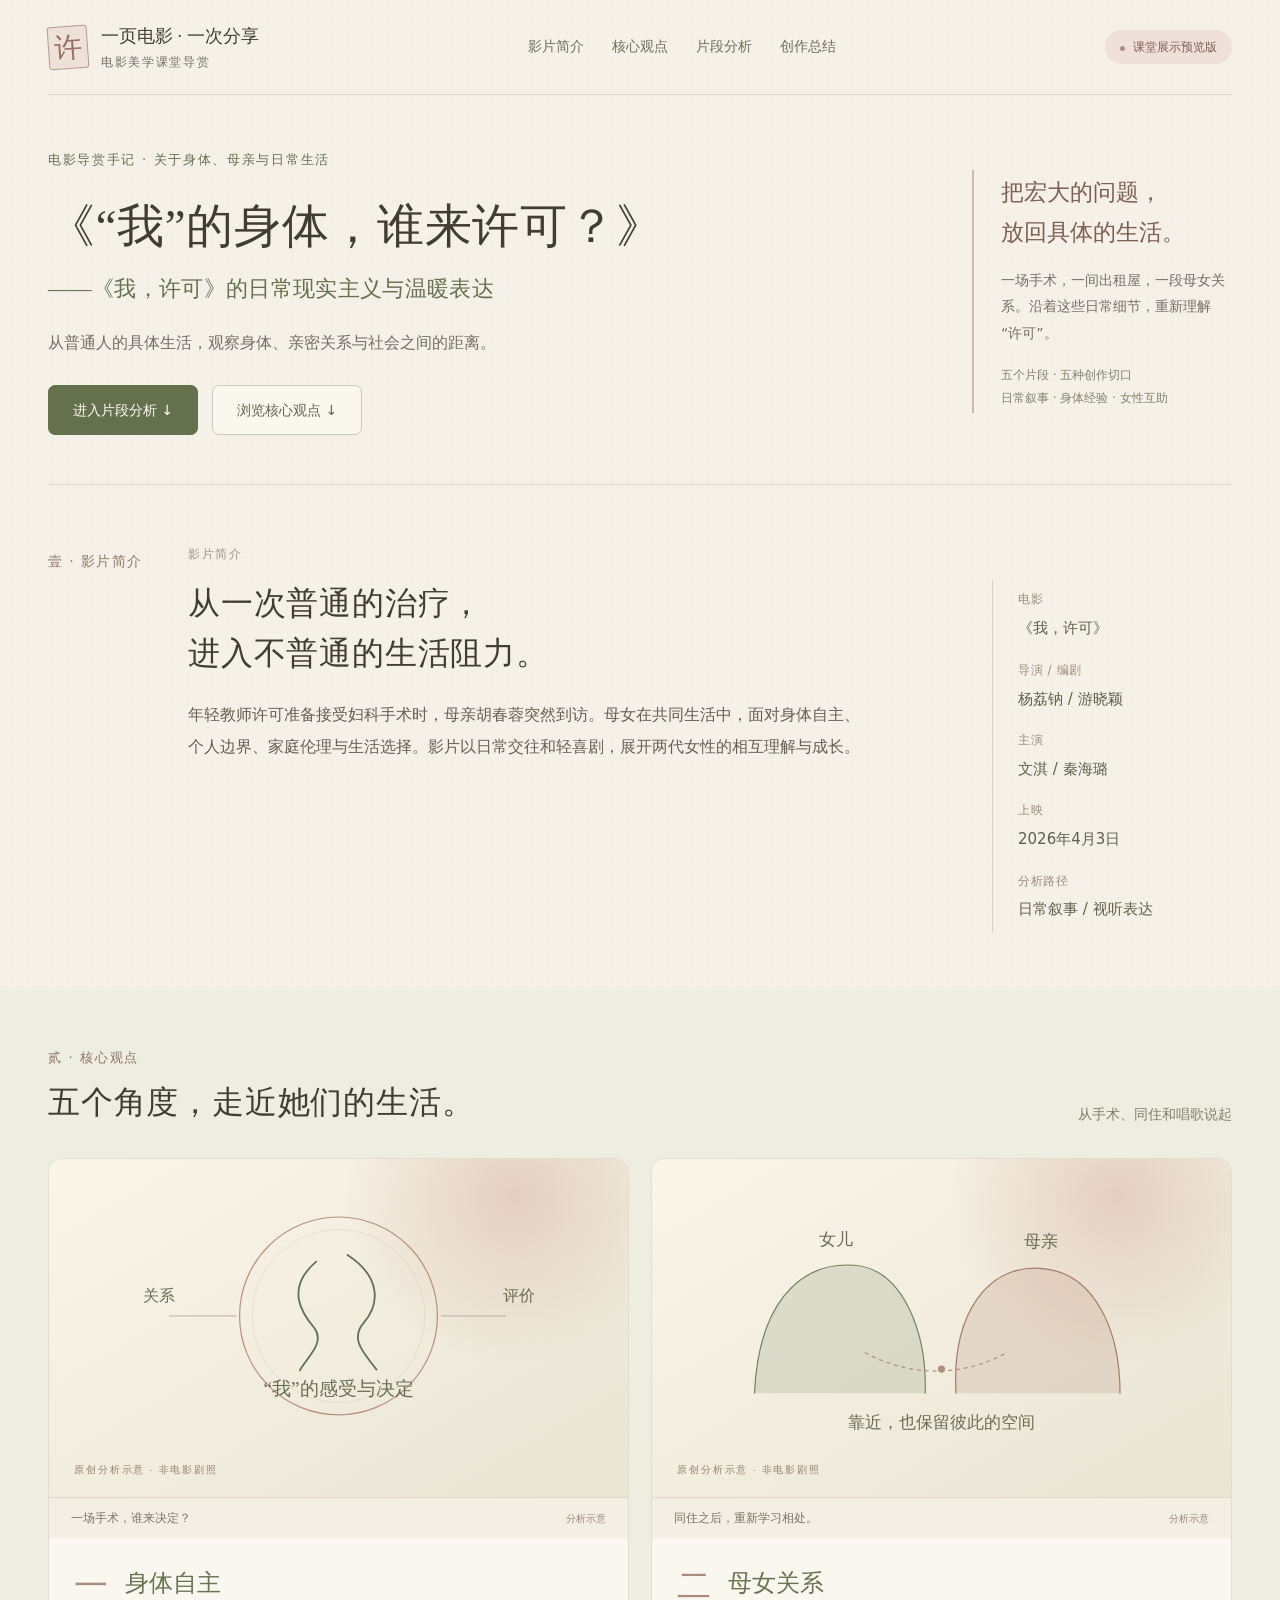
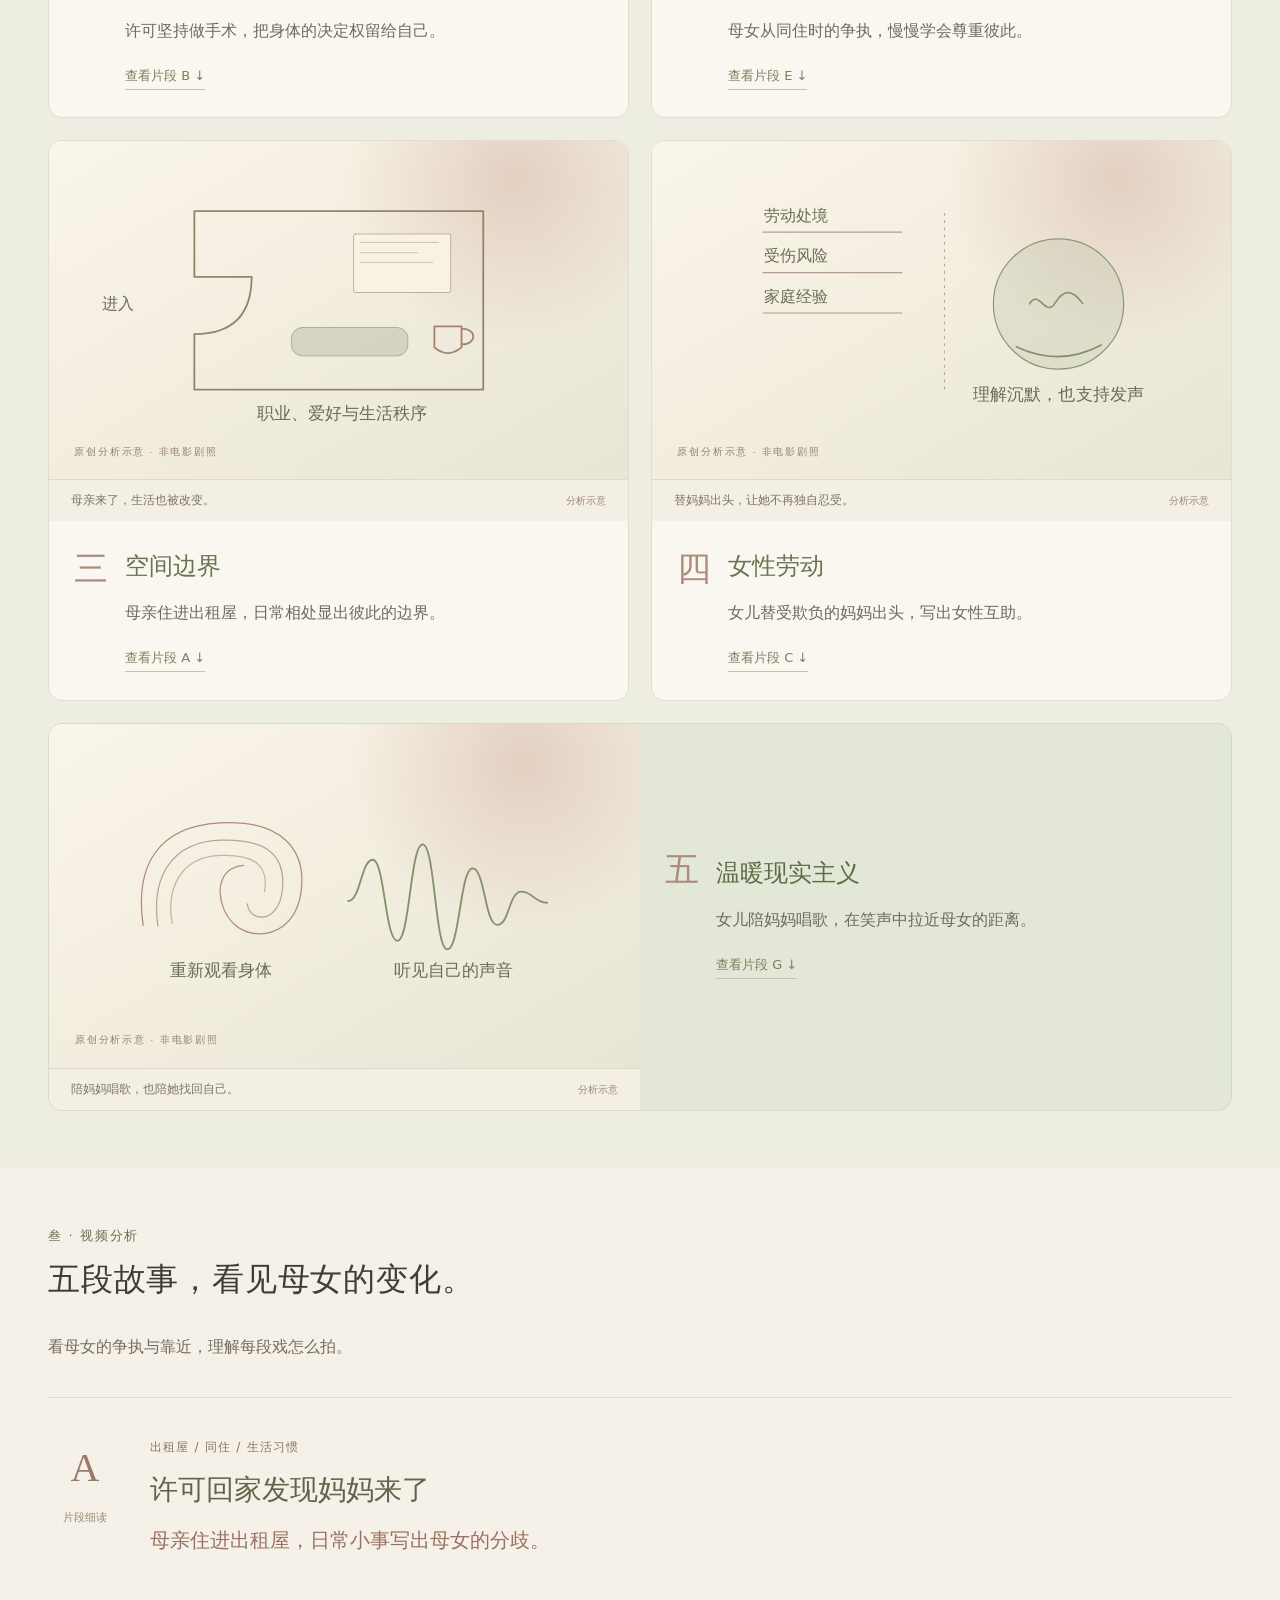
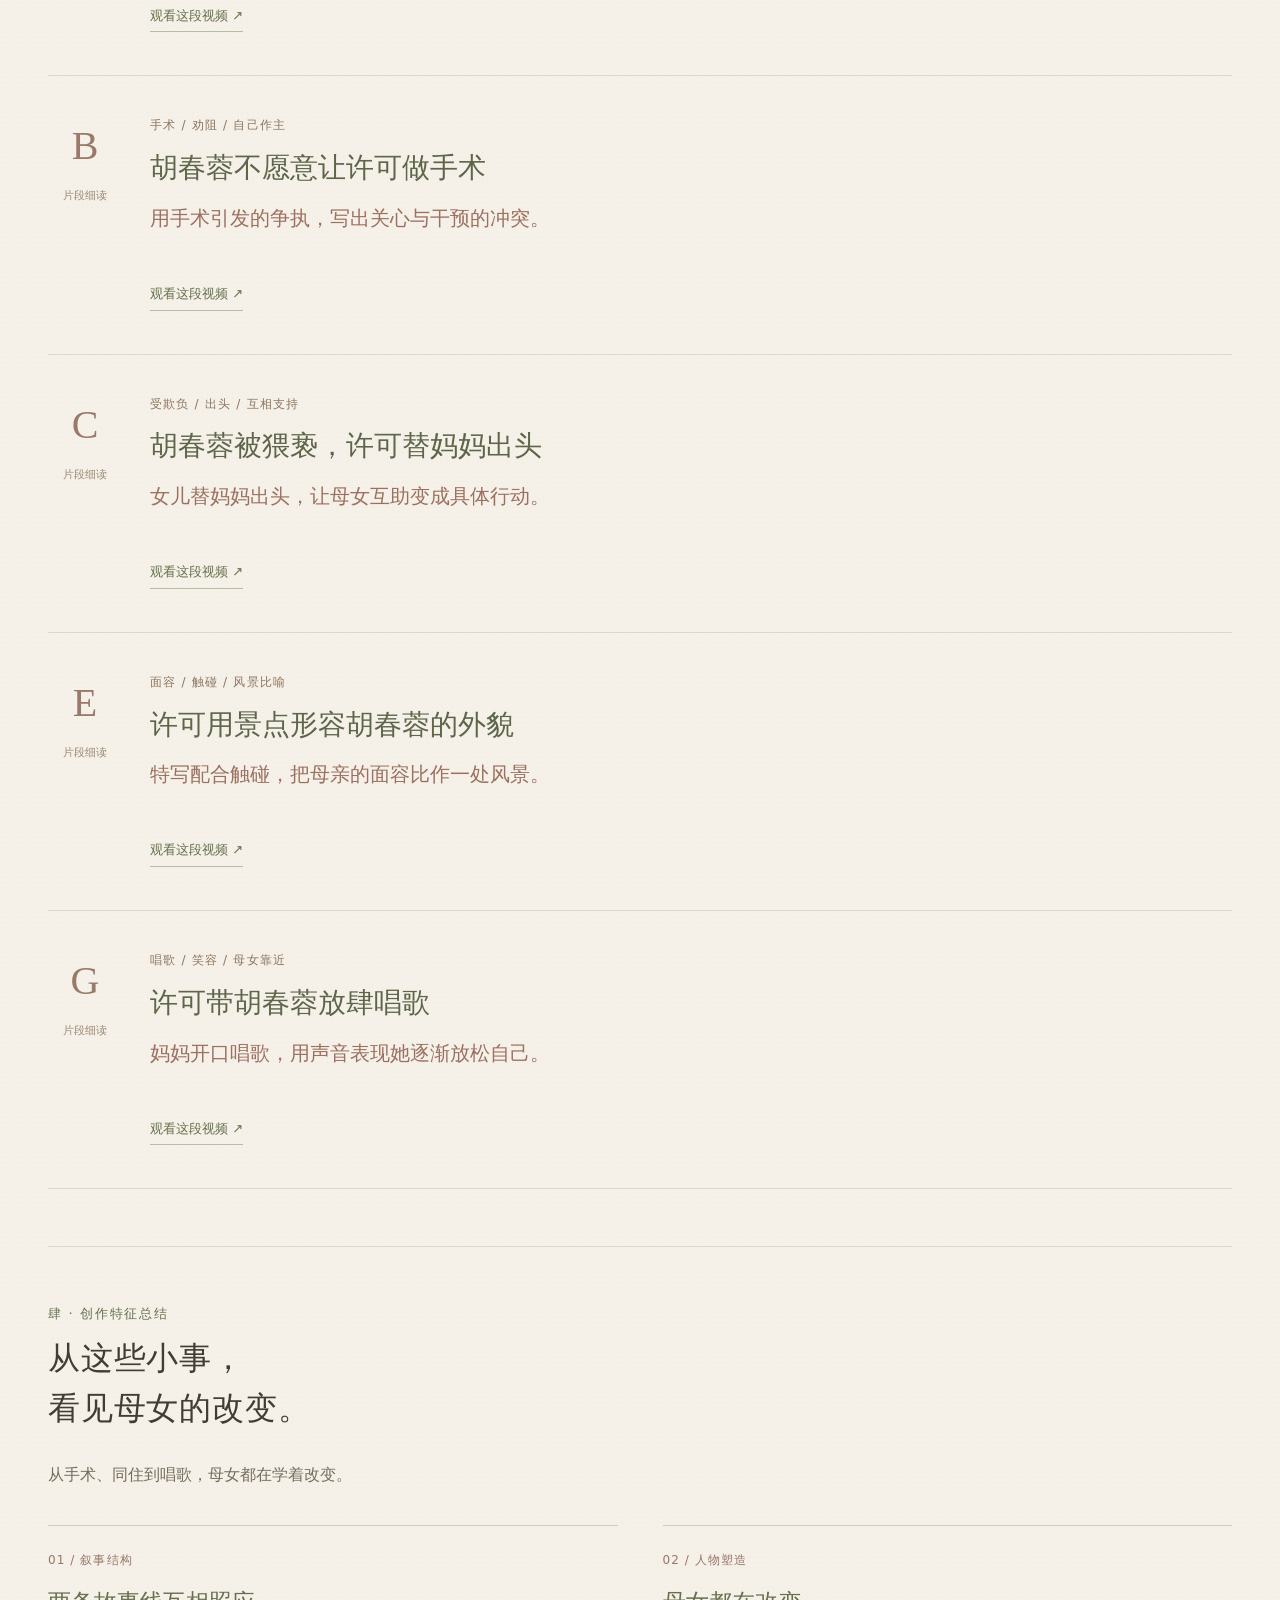
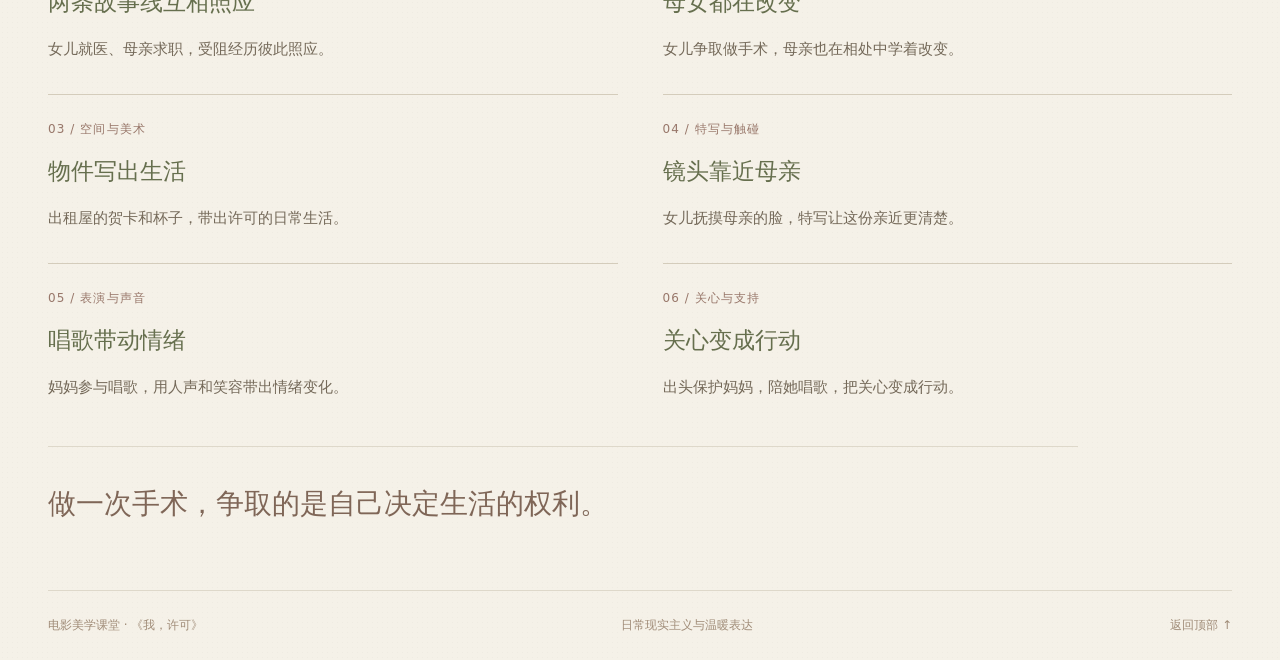
<file: index.html>
<!doctype html>
<html lang="zh-CN">
<head>
  <meta charset="utf-8">
  <meta name="viewport" content="width=device-width,initial-scale=1">
  <meta name="description" content="《我，许可》电影美学课堂导赏：五个片段的创作特征分析、身体自主与母女关系、原创分析配图及多角度创作总结。">
  <title>《“我”的身体，谁来许可？》——《我，许可》的日常现实主义与温暖表达｜课堂展示预览版</title>
  <link rel="stylesheet" href="styles.css">
  <script src="app.js" defer></script>
</head>
<body>
  <a class="skip" href="#sources">跳到片段分析</a>
  <header class="masthead wrap">
    <a class="wordmark" href="#top"><span class="mark" aria-hidden="true">许</span><span>一页电影 · 一次分享<small>电影美学课堂导赏</small></span></a>
    <nav aria-label="主导航"><a href="#about">影片简介</a><a href="#ideas">核心观点</a><a href="#sources">片段分析</a><a href="#conclusion">创作总结</a></nav>
    <span class="edition"><i aria-hidden="true"></i>课堂展示预览版</span>
  </header>

  <main id="top">
    <section class="hero wrap" aria-labelledby="page-title">
      <div class="hero-copy">
        <p class="eyebrow">电影导赏手记 · 关于身体、母亲与日常生活</p>
        <h1 id="page-title"><span>《“我”的身体，谁来许可？》</span><small>——《我，许可》的日常现实主义与温暖表达</small></h1>
        <p class="standfirst">从普通人的具体生活，观察身体、亲密关系与社会之间的距离。</p>
        <div class="hero-actions"><a class="button primary" href="#sources">进入片段分析 ↓</a><a class="button secondary" href="#ideas">浏览核心观点 ↓</a></div>
      </div>
      <aside class="hero-note" aria-label="导赏主题">
        <p class="note-title">把宏大的问题，<br>放回具体的生活。</p>
        <p>一场手术，一间出租屋，一段母女关系。沿着这些日常细节，重新理解“许可”。</p>
        <p class="screening-note">五个片段 · 五种创作切口<br>日常叙事 · 身体经验 · 女性互助</p>
      </aside>
    </section>

    <section class="about wrap" id="about" aria-labelledby="about-title">
      <div class="section-index">壹 · 影片简介</div>
      <div class="about-copy"><p class="eyebrow">影片简介</p><h2 id="about-title">从一次普通的治疗，<br>进入不普通的生活阻力。</h2><p>年轻教师许可准备接受妇科手术时，母亲胡春蓉突然到访。母女在共同生活中，面对身体自主、个人边界、家庭伦理与生活选择。影片以日常交往和轻喜剧，展开两代女性的相互理解与成长。</p></div>
      <dl class="film-facts"><div><dt>电影</dt><dd>《我，许可》</dd></div><div><dt>导演 / 编剧</dt><dd>杨荔钠 / 游晓颖</dd></div><div><dt>主演</dt><dd>文淇 / 秦海璐</dd></div><div><dt>上映</dt><dd>2026年4月3日</dd></div><div><dt>分析路径</dt><dd>日常叙事 / 视听表达</dd></div></dl>
    </section>

    <section class="ideas-section" id="ideas" aria-labelledby="ideas-title"><div class="wrap">
      <div class="section-head"><div><p class="eyebrow">贰 · 核心观点</p><h2 id="ideas-title">五个角度，走近她们的生活。</h2></div><p class="quiet">从手术、同住和唱歌说起</p></div>
      <div class="idea-grid"><article class="illustrated-idea">
        <figure class="idea-visual"><button class="figure-open" type="button" data-enlarge="media/analysis/body.svg" data-caption="身体自主 · 原创分析示意图" aria-label="放大身体自主分析图"><img src="media/analysis/body.svg" alt="一场手术，谁来决定？ 原创分析示意，非电影剧照。" width="960" height="560" loading="lazy"></button><figcaption>一场手术，谁来决定？<span>分析示意</span></figcaption></figure>
        <div class="idea-copy"><span class="idea-number">一</span><h3>身体自主</h3><p>许可坚持做手术，把身体的决定权留给自己。</p><a class="idea-related" href="#clip-B">查看片段 B ↓</a></div>
      </article>
<article class="illustrated-idea">
        <figure class="idea-visual"><button class="figure-open" type="button" data-enlarge="media/analysis/relationship.svg" data-caption="母女关系 · 原创分析示意图" aria-label="放大母女关系分析图"><img src="media/analysis/relationship.svg" alt="同住之后，重新学习相处。 原创分析示意，非电影剧照。" width="960" height="560" loading="lazy"></button><figcaption>同住之后，重新学习相处。<span>分析示意</span></figcaption></figure>
        <div class="idea-copy"><span class="idea-number">二</span><h3>母女关系</h3><p>母女从同住时的争执，慢慢学会尊重彼此。</p><a class="idea-related" href="#clip-E">查看片段 E ↓</a></div>
      </article>
<article class="illustrated-idea">
        <figure class="idea-visual"><button class="figure-open" type="button" data-enlarge="media/analysis/space.svg" data-caption="空间边界 · 原创分析示意图" aria-label="放大空间边界分析图"><img src="media/analysis/space.svg" alt="母亲来了，生活也被改变。 原创分析示意，非电影剧照。" width="960" height="560" loading="lazy"></button><figcaption>母亲来了，生活也被改变。<span>分析示意</span></figcaption></figure>
        <div class="idea-copy"><span class="idea-number">三</span><h3>空间边界</h3><p>母亲住进出租屋，日常相处显出彼此的边界。</p><a class="idea-related" href="#clip-A">查看片段 A ↓</a></div>
      </article>
<article class="illustrated-idea">
        <figure class="idea-visual"><button class="figure-open" type="button" data-enlarge="media/analysis/labour.svg" data-caption="女性劳动 · 原创分析示意图" aria-label="放大女性劳动分析图"><img src="media/analysis/labour.svg" alt="替妈妈出头，让她不再独自忍受。 原创分析示意，非电影剧照。" width="960" height="560" loading="lazy"></button><figcaption>替妈妈出头，让她不再独自忍受。<span>分析示意</span></figcaption></figure>
        <div class="idea-copy"><span class="idea-number">四</span><h3>女性劳动</h3><p>女儿替受欺负的妈妈出头，写出女性互助。</p><a class="idea-related" href="#clip-C">查看片段 C ↓</a></div>
      </article>
<article class="illustrated-idea">
        <figure class="idea-visual"><button class="figure-open" type="button" data-enlarge="media/analysis/warmth.svg" data-caption="温暖现实主义 · 原创分析示意图" aria-label="放大温暖现实主义分析图"><img src="media/analysis/warmth.svg" alt="陪妈妈唱歌，也陪她找回自己。 原创分析示意，非电影剧照。" width="960" height="560" loading="lazy"></button><figcaption>陪妈妈唱歌，也陪她找回自己。<span>分析示意</span></figcaption></figure>
        <div class="idea-copy"><span class="idea-number">五</span><h3>温暖现实主义</h3><p>女儿陪妈妈唱歌，在笑声中拉近母女的距离。</p><a class="idea-related" href="#clip-G">查看片段 G ↓</a></div>
      </article></div>
    </div></section>

    <section class="sources wrap" id="sources" aria-labelledby="sources-title">
      <div class="section-head"><div><p class="eyebrow">叁 · 视频分析</p><h2 id="sources-title">五段故事，看见母女的变化。</h2></div></div>
      <p class="analysis-intro">看母女的争执与靠近，理解每段戏怎么拍。</p>
      <div class="fragment-list"><article class="fragment-card" id="clip-A" aria-labelledby="clip-A-title">
        <div class="fragment-margin"><span class="fragment-letter">A</span><span>片段细读</span></div>
        <div class="fragment-main"><p class="fragment-feature">出租屋 / 同住 / 生活习惯</p><h3 id="clip-A-title">许可回家发现妈妈来了</h3><p class="fragment-lead">母亲住进出租屋，日常小事写出母女的分歧。</p>
          <a class="text-link fragment-watch" href="https://www.mgtv.com/b/852520/24375886.html" target="_blank" rel="noopener noreferrer">观看这段视频 ↗</a>
        </div></article><article class="fragment-card" id="clip-B" aria-labelledby="clip-B-title">
        <div class="fragment-margin"><span class="fragment-letter">B</span><span>片段细读</span></div>
        <div class="fragment-main"><p class="fragment-feature">手术 / 劝阻 / 自己作主</p><h3 id="clip-B-title">胡春蓉不愿意让许可做手术</h3><p class="fragment-lead">用手术引发的争执，写出关心与干预的冲突。</p>
          <a class="text-link fragment-watch" href="https://www.mgtv.com/b/852520/24375908.html" target="_blank" rel="noopener noreferrer">观看这段视频 ↗</a>
        </div></article><article class="fragment-card" id="clip-C" aria-labelledby="clip-C-title">
        <div class="fragment-margin"><span class="fragment-letter">C</span><span>片段细读</span></div>
        <div class="fragment-main"><p class="fragment-feature">受欺负 / 出头 / 互相支持</p><h3 id="clip-C-title">胡春蓉被猥亵，许可替妈妈出头</h3><p class="fragment-lead">女儿替妈妈出头，让母女互助变成具体行动。</p>
          <a class="text-link fragment-watch" href="https://www.mgtv.com/b/852520/24375966.html" target="_blank" rel="noopener noreferrer">观看这段视频 ↗</a>
        </div></article><article class="fragment-card" id="clip-E" aria-labelledby="clip-E-title">
        <div class="fragment-margin"><span class="fragment-letter">E</span><span>片段细读</span></div>
        <div class="fragment-main"><p class="fragment-feature">面容 / 触碰 / 风景比喻</p><h3 id="clip-E-title">许可用景点形容胡春蓉的外貌</h3><p class="fragment-lead">特写配合触碰，把母亲的面容比作一处风景。</p>
          <a class="text-link fragment-watch" href="https://www.mgtv.com/b/852520/24375976.html" target="_blank" rel="noopener noreferrer">观看这段视频 ↗</a>
        </div></article><article class="fragment-card" id="clip-G" aria-labelledby="clip-G-title">
        <div class="fragment-margin"><span class="fragment-letter">G</span><span>片段细读</span></div>
        <div class="fragment-main"><p class="fragment-feature">唱歌 / 笑容 / 母女靠近</p><h3 id="clip-G-title">许可带胡春蓉放肆唱歌</h3><p class="fragment-lead">妈妈开口唱歌，用声音表现她逐渐放松自己。</p>
          <a class="text-link fragment-watch" href="https://www.mgtv.com/b/852520/24375975.html" target="_blank" rel="noopener noreferrer">观看这段视频 ↗</a>
        </div></article></div>
    </section>

    <section class="creative-summary wrap" id="conclusion" aria-labelledby="conclusion-title">
      <div class="section-head"><div><p class="eyebrow">肆 · 创作特征总结</p><h2 id="conclusion-title">从这些小事，<br>看见母女的改变。</h2></div></div>
      <p class="summary-intro">从手术、同住到唱歌，母女都在学着改变。</p>
      <div class="summary-grid"><article><p class="summary-lens">01 / 叙事结构</p><h3>两条故事线互相照应</h3><p>女儿就医、母亲求职，受阻经历彼此照应。</p></article><article><p class="summary-lens">02 / 人物塑造</p><h3>母女都在改变</h3><p>女儿争取做手术，母亲也在相处中学着改变。</p></article><article><p class="summary-lens">03 / 空间与美术</p><h3>物件写出生活</h3><p>出租屋的贺卡和杯子，带出许可的日常生活。</p></article><article><p class="summary-lens">04 / 特写与触碰</p><h3>镜头靠近母亲</h3><p>女儿抚摸母亲的脸，特写让这份亲近更清楚。</p></article><article><p class="summary-lens">05 / 表演与声音</p><h3>唱歌带动情绪</h3><p>妈妈参与唱歌，用人声和笑容带出情绪变化。</p></article><article><p class="summary-lens">06 / 关心与支持</p><h3>关心变成行动</h3><p>出头保护妈妈，陪她唱歌，把关心变成行动。</p></article></div>
      <p class="closing-line">做一次手术，争取的是自己决定生活的权利。</p>
    </section>
  </main>
  <dialog class="analysis-dialog" id="analysis-dialog" aria-label="分析图片放大"><div class="dialog-heading"><p id="analysis-caption"></p><button type="button" id="close-analysis" autofocus>关闭 ✕</button></div><img id="analysis-full" alt="放大的原创分析示意图"></dialog>
  <footer class="wrap"><span>电影美学课堂 · 《我，许可》</span><span>日常现实主义与温暖表达</span><a href="#top">返回顶部 ↑</a></footer>
  <noscript><p class="noscript">所有分析文字和片段链接均可直接阅读；分析图放大需要启用 JavaScript。</p></noscript>
</body>
</html>
</file>
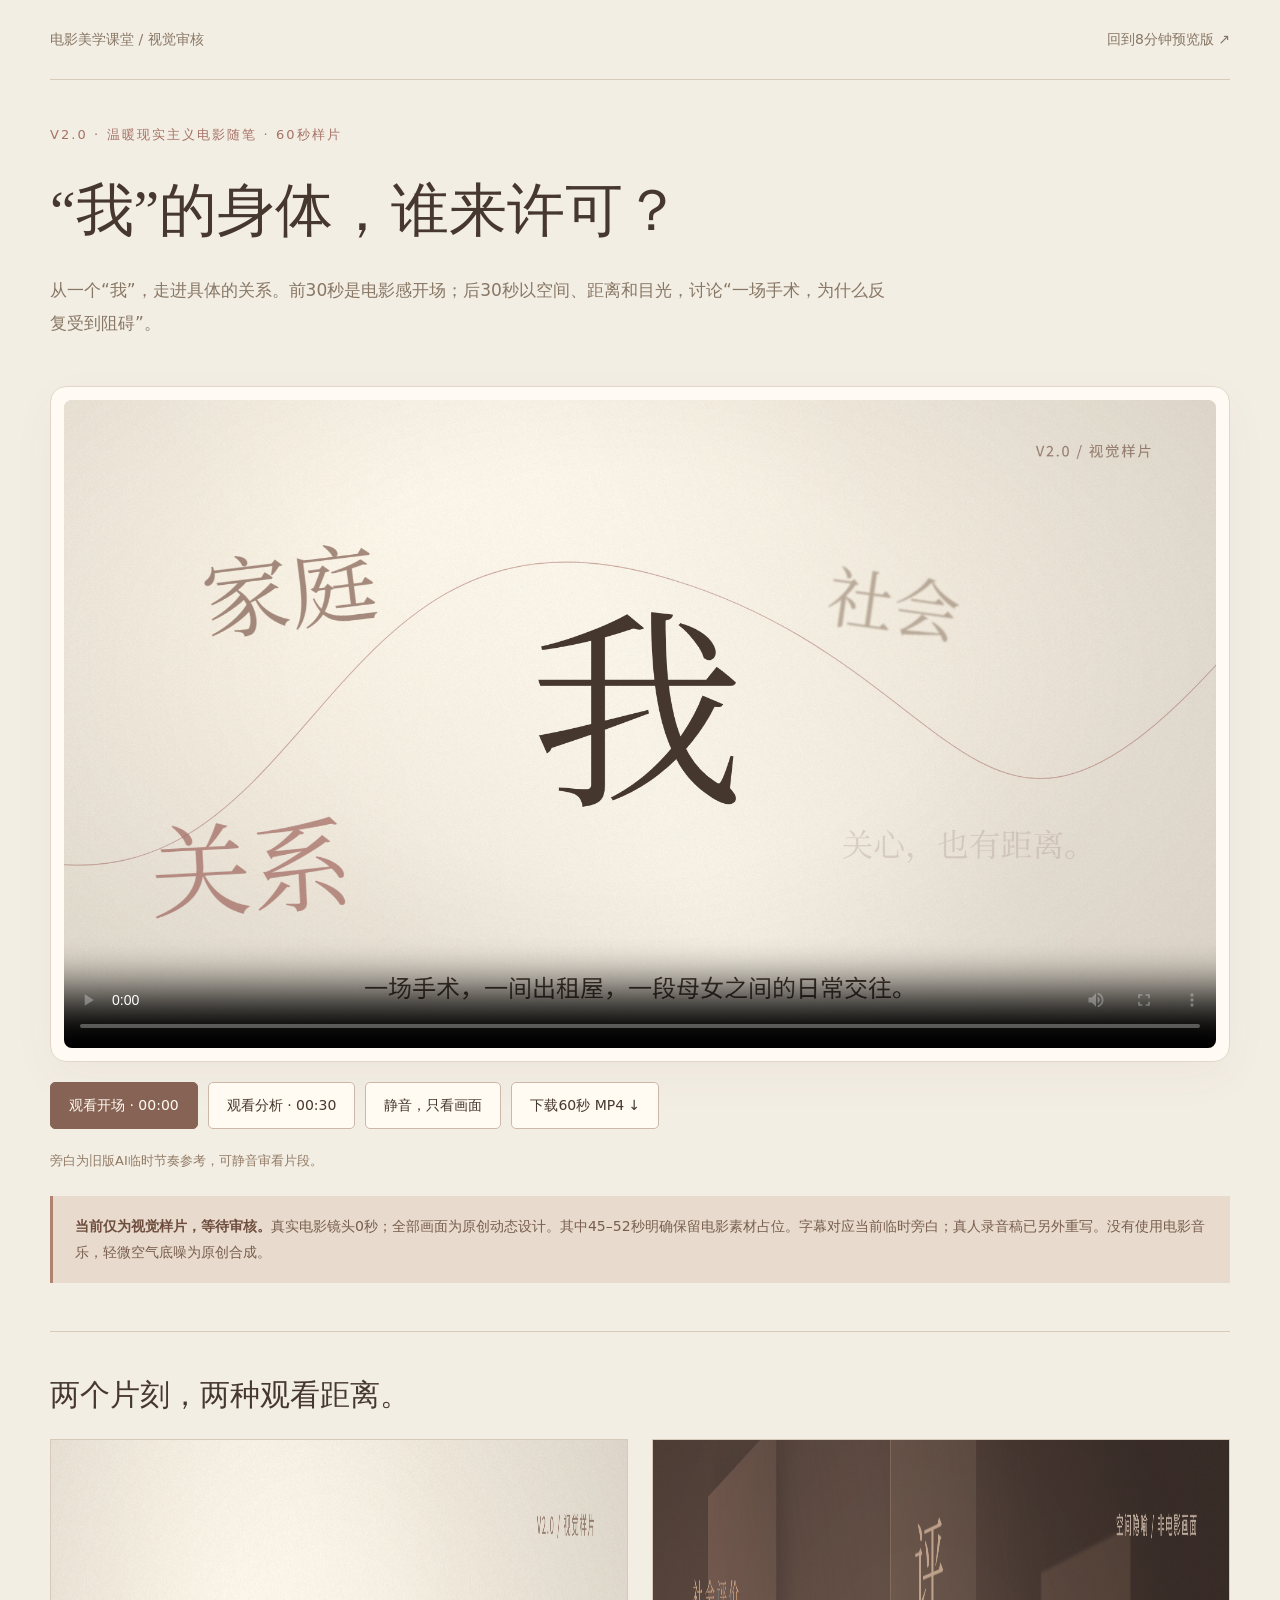
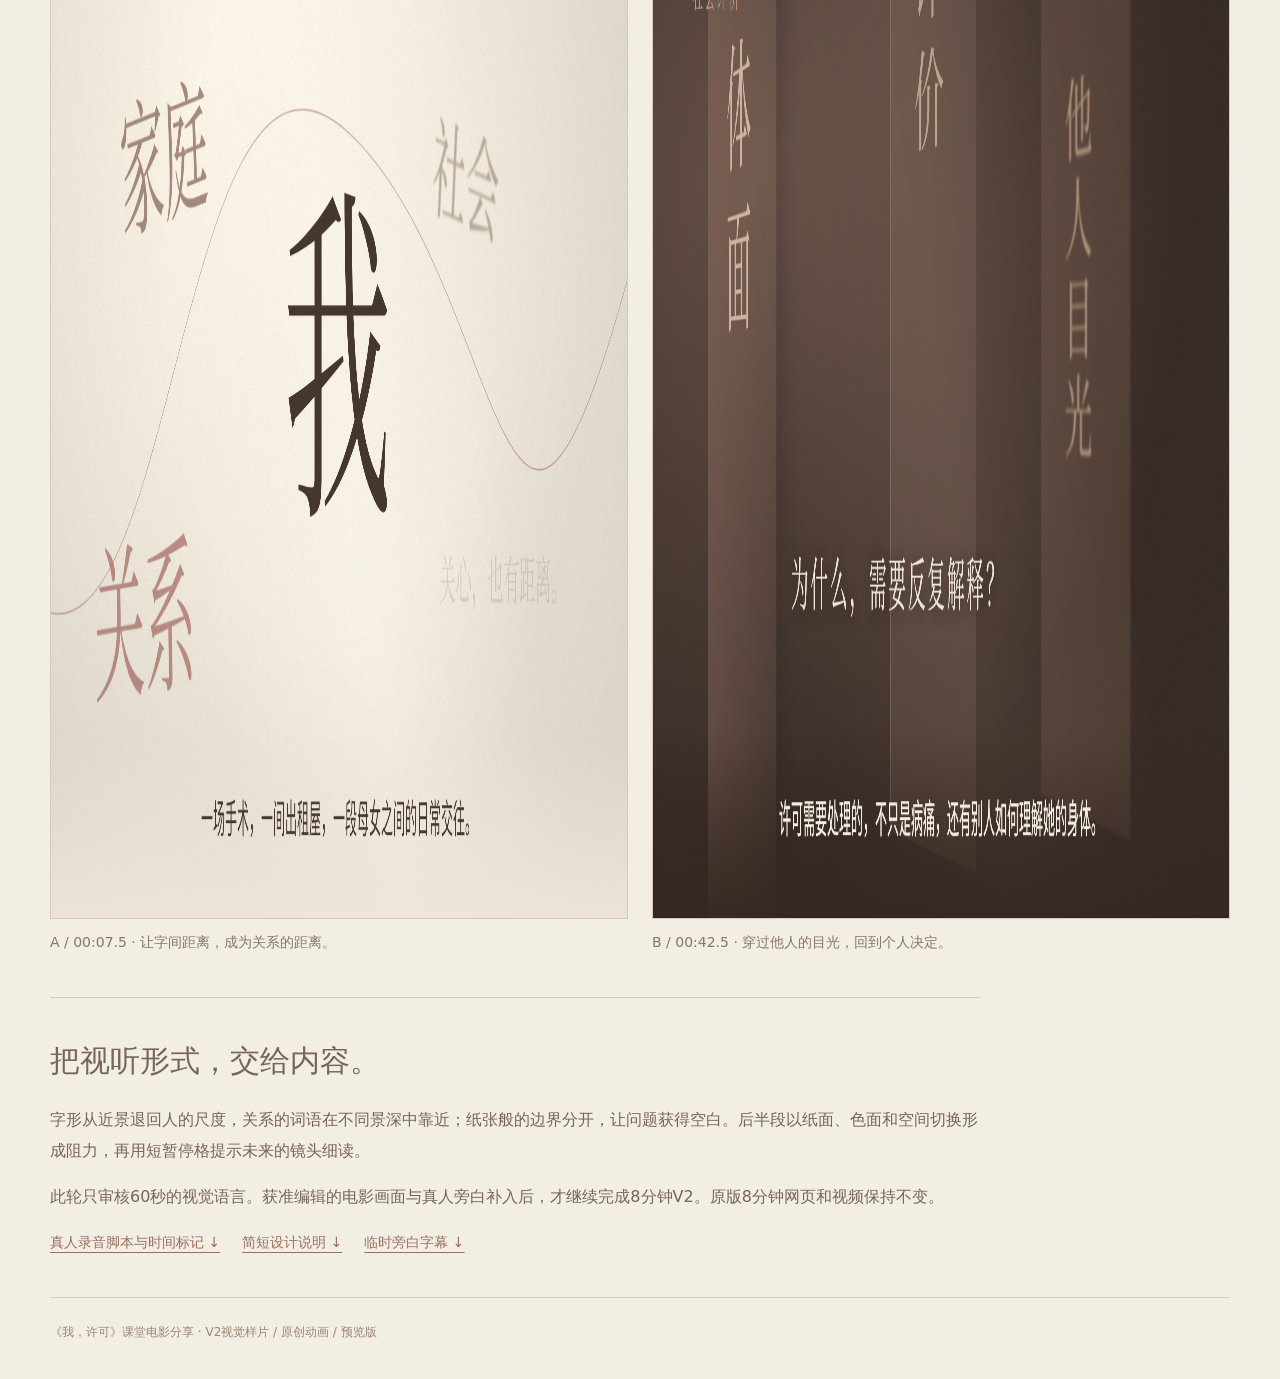
<file: v2-preview/index.html>
<!doctype html>
<html lang="zh-CN"><head><meta charset="utf-8"><meta name="viewport" content="width=device-width,initial-scale=1"><meta name="description" content="《我，许可》V2：60秒温暖现实主义电影随笔视觉样片，包含原创动态排版、空间隐喻和清楚标记的素材占位。"><title>《我，许可》V2 · 60秒视觉样片</title>
<style>
:root{color-scheme:light;--paper:#f3eee4;--ink:#46382f;--rose:#a67266;--line:#dacabb;--muted:#887765}*{box-sizing:border-box}body{margin:0;background:var(--paper);color:var(--ink);font:16px/1.9 'Microsoft YaHei',system-ui,sans-serif}main,header,footer{width:calc(100% - 48px);max-width:1180px;margin:auto}header{padding:26px 0;border-bottom:1px solid var(--line);display:flex;justify-content:space-between;gap:20px;font-size:14px;color:var(--muted)}a{color:inherit;text-underline-offset:5px}header a{text-decoration:none}h1,h2,h3{font-family:'Noto Serif SC','Songti SC',SimSun,serif;font-weight:500}h1{font-size:clamp(30px,4.5vw,58px);line-height:1.6;margin:18px 0 13px}h2{font-size:30px;margin:0 0 16px}.intro{padding:43px 0 30px}.eyebrow{font-size:13px;letter-spacing:.16em;color:var(--rose);margin:0}.lede{max-width:850px;color:var(--muted);font-size:17px}.screen{padding:13px;background:#fffbf4;border:1px solid #e1d6c9;border-radius:16px;box-shadow:0 15px 45px #60462b0b}video{display:block;width:100%;aspect-ratio:16/9;background:#e8ded0;border-radius:8px}.actions{display:flex;gap:10px;flex-wrap:wrap;margin:20px 0}button,.button{font:inherit;font-size:14px;padding:9px 18px;border:1px solid #cdb8a7;border-radius:5px;background:#fffaf2;color:var(--ink);cursor:pointer;min-height:44px;text-decoration:none}.primary{background:#866354;color:#fffaf2;border-color:#866354}button:hover,.button:hover{filter:brightness(.97)}button:focus-visible,a:focus-visible{outline:3px solid #bd8a78;outline-offset:4px}.note{padding:17px 22px;background:#e8dbce;border-left:3px solid #b08371;font-size:14px;color:#785e4d;margin:22px 0 48px}.note strong{color:#6e4d3d}#status{font-size:13px;color:#927b66;min-height:25px}.frames{display:grid;grid-template-columns:1fr 1fr;gap:24px}figure{margin:0}figure img{display:block;width:100%;border:1px solid #d8c9ba}figcaption{font-size:14px;color:var(--muted);margin-top:10px}.section{padding:34px 0 42px;border-top:1px solid var(--line)}.design{max-width:930px;color:#776555}.links{display:flex;flex-wrap:wrap;gap:22px;font-size:14px;color:#97715e}footer{padding:23px 0 35px;border-top:1px solid var(--line);font-size:12px;color:#9a8473}@media(max-width:650px){main,header,footer{width:calc(100% - 30px)}header{font-size:12px}.intro{padding-top:28px}h1{font-size:31px}.lede{font-size:15px}.screen{padding:7px;border-radius:12px}.frames{grid-template-columns:1fr;gap:26px}.actions{gap:8px}button,.button{padding:8px 12px;font-size:13px}.note{padding:13px 16px;font-size:13px;margin-bottom:34px}h2{font-size:25px}.section{padding:27px 0}}
</style></head><body>
<header><span>电影美学课堂 / 视觉审核</span><a href="../">回到8分钟预览版 ↗</a></header>
<main>
<section class="intro"><p class="eyebrow">V2.0 · 温暖现实主义电影随笔 · 60秒样片</p><h1>“我”的身体，谁来许可？</h1><p class="lede">从一个“我”，走进具体的关系。前30秒是电影感开场；后30秒以空间、距离和目光，讨论“一场手术，为什么反复受到阻碍”。</p></section>
<section aria-label="60秒视觉样片播放器"><div class="screen"><video id="sample" controls playsinline preload="metadata" poster="design_A.png"><source src="sample_60s.mp4" type="video/mp4">请<a href="sample_60s.mp4" download>下载MP4</a>使用本地播放器观看。</video></div>
<div class="actions"><button class="primary" data-time="0">观看开场 · 00:00</button><button data-time="30">观看分析 · 00:30</button><button id="mute" aria-pressed="false">静音，只看画面</button><a class="button" href="sample_60s.mp4" download="我许可_V2_60秒视觉样片.mp4">下载60秒 MP4 ↓</a></div><p id="status" role="status">旁白为旧版AI临时节奏参考，可静音审看片段。</p>
<aside class="note"><strong>当前仅为视觉样片，等待审核。</strong>真实电影镜头0秒；全部画面为原创动态设计。其中45–52秒明确保留电影素材占位。字幕对应当前临时旁白；真人录音稿已另外重写。没有使用电影音乐，轻微空气底噪为原创合成。</aside></section>
<section class="section"><h2>两个片刻，两种观看距离。</h2><div class="frames"><figure><a href="design_A.png" download><img src="design_A.png" alt="A段代表帧：我、家庭、社会、关系以不同景深进入画面" width="1920" height="1080"></a><figcaption>A / 00:07.5 · 让字间距离，成为关系的距离。</figcaption></figure><figure><a href="design_B.png" download><img src="design_B.png" alt="B段代表帧：社会评价形成前后交错的暖棕空间平面" width="1920" height="1080"></a><figcaption>B / 00:42.5 · 穿过他人的目光，回到个人决定。</figcaption></figure></div></section>
<section class="section design"><h2>把视听形式，交给内容。</h2><p>字形从近景退回人的尺度，关系的词语在不同景深中靠近；纸张般的边界分开，让问题获得空白。后半段以纸面、色面和空间切换形成阻力，再用短暂停格提示未来的镜头细读。</p><p>此轮只审核60秒的视觉语言。获准编辑的电影画面与真人旁白补入后，才继续完成8分钟V2。原版8分钟网页和视频保持不变。</p><div class="links"><a href="recording_script.md" download>真人录音脚本与时间标记 ↓</a><a href="design_notes.md" download>简短设计说明 ↓</a><a href="subtitles.srt" download>临时旁白字幕 ↓</a></div></section>
</main><footer>《我，许可》课堂电影分享 · V2视觉样片 / 原创动画 / 预览版</footer>
<script>
const v=document.getElementById('sample'),s=document.getElementById('status'),m=document.getElementById('mute');
document.querySelectorAll('[data-time]').forEach(b=>b.addEventListener('click',async()=>{v.currentTime=Number(b.dataset.time);try{await v.play()}catch{s.textContent='请点击视频原生播放按钮。'}v.scrollIntoView({behavior:'smooth',block:'center'})}));
m.addEventListener('click',()=>{v.muted=!v.muted;m.setAttribute('aria-pressed',String(v.muted));m.textContent=v.muted?'恢复临时参考旁白':'静音，只看画面';s.textContent=v.muted?'已静音：可专注查看运动、构图与留白。':'旁白为旧版AI临时节奏参考，非最终配音。'});
v.addEventListener('error',()=>{s.textContent='视频加载失败，请下载MP4或稍后刷新。'});
</script></body></html>
</file>
<file: styles.css>
@charset "UTF-8";
:root{--bg:#f5f1e8;--surface:#fffdf8;--surface2:#eeeade;--paper:#403d33;--muted:#746e62;--green:#65704c;--line:#ded8ca;--gold:#996e62;--ink:#403d33;--rose:#b78d80;--blue:#7c8c91;--shadow:0 12px 38px rgba(101,81,55,.075);color-scheme:light}
*{box-sizing:border-box}
html{scroll-behavior:smooth;scroll-padding-top:24px}
body{margin:0;background-color:var(--bg);background-image:radial-gradient(rgba(109,88,60,.035) .55px,transparent .75px);background-size:5px 5px;color:var(--ink);font-family:"Microsoft YaHei","PingFang SC",system-ui,sans-serif;font-size:17px;line-height:1.9}
button,input,select{font:inherit}button,a,input,select{-webkit-tap-highlight-color:transparent}button{cursor:pointer;touch-action:manipulation}a{color:inherit;text-decoration:none}a:hover{color:var(--green)}button:focus-visible,a:focus-visible,input:focus-visible,select:focus-visible{outline:3px solid var(--rose);outline-offset:4px}
p,h1,h2,h3{margin-top:0}p{margin-bottom:0}
h1,h2,h3{font-family:"Noto Serif SC","Source Han Serif SC","Songti SC","SimSun",serif;font-weight:500}
h2{font-size:clamp(28px,2.5vw,38px);line-height:1.55;letter-spacing:.025em;margin-bottom:0}
h3{font-size:23px;line-height:1.65}
.wrap{max-width:1320px;width:calc(100% - 96px);margin-inline:auto}
.eyebrow{font-size:13px;letter-spacing:.13em;color:var(--green);margin-bottom:16px}
.quiet{font-size:14px;color:var(--muted)}
.skip{position:absolute;left:20px;top:-80px;background:var(--green);color:#fffdf8;padding:10px;z-index:30}.skip:focus{top:12px}
.sr-only{position:absolute;width:1px;height:1px;padding:0;margin:-1px;overflow:hidden;clip:rect(0,0,0,0);white-space:nowrap;border:0}
.masthead{display:flex;align-items:center;justify-content:space-between;gap:28px;border-bottom:1px solid var(--line);padding-block:23px}
.wordmark{display:flex;gap:13px;align-items:center;line-height:1.5;white-space:nowrap;font-family:"Noto Serif SC","SimSun",serif;font-size:18px}
.wordmark small{display:block;font:12px/1.5 "Microsoft YaHei",sans-serif;letter-spacing:.14em;margin-top:3px;color:var(--muted)}
.mark{height:43px;width:40px;border:1px solid #bc998d;border-radius:3px;display:grid;place-items:center;font-family:serif;font-size:28px;color:#996e62;background:#eee1d8;transform:rotate(-4deg)}
nav{display:flex;gap:28px;font-size:14px;color:#706d5c}nav a{border-bottom:1px solid transparent}nav a:hover{border-bottom-color:var(--green)}
.edition{background:#efe1da;color:#805d53;font-size:12px;padding:6px 15px;border-radius:30px;white-space:nowrap}.edition i{display:inline-block;width:5px;height:5px;background:var(--rose);border-radius:50%;margin-right:8px}
.hero{display:grid;grid-template-columns:minmax(0,1fr) 260px;gap:64px;padding-block:53px 49px;align-items:center}
.hero h1{margin:0}.hero h1>span{display:block;font-size:clamp(34px,3.65vw,54px);line-height:1.6;letter-spacing:.015em;text-wrap:balance}
.hero h1 small{display:block;font-size:clamp(17px,1.7vw,24px);line-height:1.7;font-weight:400;letter-spacing:.015em;margin-top:8px;color:var(--green)}
.standfirst{font-size:16px;color:var(--muted);margin-top:20px;max-width:730px;line-height:1.9}
.hero-actions{display:flex;gap:14px;flex-wrap:wrap;margin-top:26px}
.button{display:inline-flex;align-items:center;justify-content:center;gap:13px;min-height:47px;padding:11px 24px;border-radius:7px;border:1px solid var(--line);font-size:14px;font-weight:500;transition:background .2s,box-shadow .2s}
.primary{background:var(--green);color:#fffdf6;border-color:var(--green)}.primary:hover{background:#56613e;border-color:#56613e;color:#fffdf6;box-shadow:0 5px 14px rgba(84,98,62,.12)}
.secondary{background:rgba(255,253,248,.5);color:#5f6650;border-color:#c8cbb9}.secondary:hover{background:#e9ecdf}
.hero-note{border-left:2px solid #d3b8a9;padding:3px 0 3px 27px;color:var(--muted);font-size:14px;line-height:1.9}
.note-title{font-family:"Noto Serif SC","SimSun",serif;font-size:23px;line-height:1.7;color:#7e5e50;margin-bottom:15px}
.screening-note{margin-top:18px;color:#81836b;font-size:12px;line-height:1.9}
.section-head{display:flex;justify-content:space-between;align-items:end;gap:24px;margin-bottom:26px}.section-head .eyebrow{margin-bottom:7px}
.screening{padding-bottom:64px;scroll-margin-top:24px}.screening-grid{display:grid;grid-template-columns:minmax(0,1fr) 310px;gap:28px;align-items:start}
.screen-panel{min-width:0;background:var(--surface);border:1px solid #e5dfd3;border-radius:20px;padding:19px 19px 18px;box-shadow:var(--shadow)}
.video-shell{background:#e9e3d7;overflow:hidden;border-radius:12px;aspect-ratio:16/9;border:1px solid #ded7c9}.video-shell video{width:100%;height:100%;display:block;object-fit:contain;background:#ece6da}
.transport{display:flex;gap:12px;align-items:center;flex-wrap:wrap;background:#f3f1e9;padding:12px 13px;margin-top:13px;border-radius:9px}
.tool{color:#515641;background:transparent;border:0;padding:4px 1px;font-size:13px;white-space:nowrap;min-height:28px}.tool:hover{color:#976c60}
.clock{font-size:12px;white-space:nowrap;font-variant-numeric:tabular-nums;color:#777563}
input[type=range]{accent-color:var(--green);height:18px;cursor:pointer}#seek{min-width:60px;flex:1;width:110px}#volume{width:58px;flex:none}
select{background:#fffdf8;border:1px solid #d6d7c8;border-radius:5px;font-size:12px;color:#5a624b;padding:4px;min-height:28px}
.player-foot{display:flex;align-items:center;justify-content:space-between;gap:12px;margin-top:13px;font-size:12px;color:var(--muted)}
#classroom{color:var(--green);background:transparent;border:0;font-size:12px;padding:5px;white-space:nowrap}
.preview-warning{border-left:3px solid #c6a295;background:#f7efea;border-radius:0 8px 8px 0;padding:12px 16px;font-size:13px;color:#79685e;margin-top:17px;line-height:1.9}.preview-warning strong{display:block;font-weight:500;font-family:"Noto Serif SC","SimSun",serif;color:#8b6254;font-size:16px;margin-bottom:3px}
.chapter-panel{padding:4px 0 0}.chapter-heading{display:flex;flex-direction:column;gap:2px;padding:0 7px 16px}.chapter-heading h3{font-size:22px;margin:0;color:#646b4c}.chapter-heading>span{font-size:12px;color:#91806e}
.chapters{list-style:none;padding:0;margin:0;display:grid;gap:9px}
.chapters button{display:flex;align-items:center;gap:11px;width:100%;text-align:left;border:1px solid #e1ddcf;background:#fcfaf4;color:var(--ink);padding:12px 13px;border-radius:11px;line-height:1.55;transition:background .15s,border-color .15s,box-shadow .15s;min-height:70px}
.chapters button:hover{background:#f3e9e2;border-color:#d4b8aa;box-shadow:0 3px 10px rgba(125,101,76,.05)}
.chapters button[aria-current=true]{background:#e8ecdf;border-color:#bdc7a7;box-shadow:inset 3px 0 #89966f;color:#4c5739}
.chapter-number{font-family:Georgia,serif;color:#aa8a7a;font-size:20px;min-width:22px}.chapter-name{flex:1;min-width:0;font-size:14px}.chapter-name small{display:block;font-size:11px;color:#89816f;margin-top:4px}.chapters time{color:#7e856b;font-size:11px;font-variant-numeric:tabular-nums}
.chapter-hint{font-size:12px;color:#8b8070;line-height:1.8;padding:15px 6px 0;margin-top:3px}
.about{display:grid;grid-template-columns:105px minmax(0,1fr) 240px;gap:35px;border-top:1px solid var(--line);padding-block:58px}
.section-index{font-size:14px;color:#8e7766;letter-spacing:.1em;padding-top:5px}.about-copy .eyebrow{font-size:12px;color:#9c9584;margin-bottom:13px}
.about-copy>p:not(.eyebrow){margin-top:21px;color:#665f52;max-width:680px;font-size:16px;line-height:2}.about-copy .method-note{font-size:13px!important;color:#89806e!important}
.film-facts{align-self:start;margin:37px 0 0;border-left:1px solid #d9d0c0;padding-left:25px}.film-facts>div{padding:8px 0}.film-facts dt{color:#9b8b78;font-size:12px;letter-spacing:.05em}.film-facts dd{margin:3px 0 0;font-size:15px;color:#625f4b}
.ideas-section{background:#eeede2;padding-block:56px}.ideas-section .eyebrow{color:#8c735f}.ideas-section .quiet{color:#7c806a}
.idea-grid{display:grid;grid-template-columns:repeat(2,1fr);gap:22px;margin-top:31px}
.idea-grid article{position:relative;background:rgba(255,253,248,.7);border:1px solid #e1ded0;border-radius:14px;padding:27px 30px 23px 80px}
.idea-number{position:absolute;left:28px;top:22px;font:34px/1.6 "Noto Serif SC","SimSun",serif;color:#ac8b7c}
.idea-grid h3{margin:0 0 11px;color:#68744f;font-size:24px}.idea-grid p{font-size:16px;line-height:1.95;color:#716a5a}.evidence{display:block;font-size:12px;margin-top:15px;color:#9a8f7c}
.idea-grid article:last-child{grid-column:1/-1;background:#e2e7d7;border-color:#d3dcc4}.idea-grid article:last-child h3{color:#5f6c43}.idea-grid article:last-child p{max-width:950px}
.critical-note{border-top:1px solid #d3d1be;margin-top:35px;padding-top:26px;display:grid;grid-template-columns:110px 1fr;gap:0 24px}.critical-note>span{font-size:13px;color:#a17f70;padding-top:7px}.critical-note>p{font:clamp(21px,2vw,29px)/1.8 "Noto Serif SC","SimSun",serif;color:#696b50}.critical-note>small{grid-column:2;color:#928674;font-size:12px;margin-top:15px}
.sources{padding-block:57px}.text-link{font-size:14px;color:var(--green);white-space:nowrap;border-bottom:1px solid #b5bea2;padding-bottom:3px}.source-intro{color:#7a7161;max-width:930px;font-size:15px;margin-bottom:27px;line-height:2}.source-intro strong{font-weight:500;color:#9a7264}
.source-list{border-top:1px solid #d9d3c3}.source-list>a{display:flex;gap:21px;align-items:center;padding:19px 8px;border-bottom:1px solid #ded8c9;transition:background .2s}.source-list>a:hover{background:#eeeee2}
.source-letter{height:42px;width:42px;flex:none;border:1px solid #c9cbb7;border-radius:50%;display:grid;place-items:center;font:22px Georgia,serif;color:#7c865f;background:#f0f0e4}.source-list h3{font-size:19px;margin:0 0 4px;color:#6d654f}.source-list p{font-size:13px;color:#8c806c}.source-list>a>div{flex:1}.pending{color:#a17c6b;font-size:12px;border:1px solid #d4bfb1;background:#f4e9e1;border-radius:5px;padding:3px 10px}.out-arrow{font-size:23px;color:#8a9275;padding:0 12px}
.reading{display:flex;align-items:center;gap:25px;flex-wrap:wrap;margin-top:26px;font-size:13px}.reading p{color:#9b8a75;margin-right:auto}.reading a{border-bottom:1px solid #c9c9b3;color:#717c54}
.offline{display:grid;grid-template-columns:1fr 270px;gap:70px;border-top:1px solid var(--line);padding-block:48px 57px}.offline p:not(.eyebrow){font-size:15px;color:#7d7260;max-width:770px;margin-top:20px}.offline p.quiet{font-size:13px}.offline-actions{align-self:center;display:flex;flex-direction:column;gap:18px}.doc-link{font-size:14px;color:#7b805d;border-bottom:1px solid #d4d4bd;padding-bottom:10px}code{font-family:Consolas,monospace;color:#69734e;font-size:.95em}
footer{display:flex;justify-content:space-between;align-items:center;gap:25px;border-top:1px solid var(--line);padding-block:23px;font-size:12px;color:#a08c78}.noscript{padding:20px;background:#eaddcc;color:#74614b;text-align:center}
body.presentation .masthead,body.presentation .hero,body.presentation .about,body.presentation .ideas-section,body.presentation .sources,body.presentation .offline,body.presentation footer,body.presentation .screening>.section-head{display:none}
body.presentation .screening{width:calc(100% - 48px);max-width:1800px;padding-block:20px}body.presentation .screening-grid{grid-template-columns:minmax(0,1fr) 300px}body.presentation .video-shell{max-height:calc(100vh - 180px)}body.presentation .preview-warning{display:none}
@media(max-width:1150px){.wrap{width:calc(100% - 60px)}.hero{grid-template-columns:minmax(0,1fr) 225px;gap:38px}.hero h1>span{font-size:39px}.hero h1 small{font-size:20px}.hero-note{padding-left:22px}.note-title{font-size:21px}.screening-grid{grid-template-columns:minmax(0,1fr) 295px;gap:23px}.screen-panel{padding:15px}.transport{gap:9px;padding:10px}.clock{font-size:11px}#volume{width:48px}.chapters button{gap:9px;padding:11px}.chapter-name{font-size:13px}.about{grid-template-columns:90px minmax(0,1fr) 210px;gap:25px}.masthead nav{gap:20px}}
@media(max-width:900px){.masthead{flex-wrap:wrap;padding-block:19px}.masthead nav{order:3;width:100%;justify-content:space-between;border-top:1px solid var(--line);padding-top:15px}.hero{grid-template-columns:1fr;gap:26px;padding-block:36px}.hero h1>span{font-size:clamp(33px,5vw,43px)}.hero h1 small{font-size:20px}.hero-note{border-left:2px solid #d3b8a9;max-width:760px;font-size:14px;display:grid;grid-template-columns:220px 1fr;gap:0 20px}.note-title{grid-row:1/3;margin:0;font-size:23px}.screening-note{margin-top:8px}.screening-grid{grid-template-columns:1fr}.chapter-panel{padding-top:6px}.chapters{grid-template-columns:1fr 1fr;gap:10px}.chapter-heading{flex-direction:row;justify-content:space-between;align-items:baseline}.chapter-name{font-size:14px}.chapter-hint{font-size:12px}.about{grid-template-columns:1fr 220px;gap:28px}.section-index{grid-column:1/-1}.film-facts{margin-top:25px}.idea-grid article{padding:25px 23px 23px 68px}.idea-number{left:23px;font-size:29px}.offline{grid-template-columns:1fr 250px;gap:35px}.section-head{align-items:start}body.presentation .screening-grid{grid-template-columns:1fr}body.presentation .chapter-panel{display:none}}
@media(max-width:620px){.wrap{width:calc(100% - 34px)}.wordmark{font-size:15px}.wordmark small{font-size:10px}.mark{width:34px;height:37px;font-size:25px}.edition{font-size:11px;padding:5px 10px}.masthead{gap:17px}.masthead nav{font-size:13px;gap:15px}.hero .eyebrow{font-size:11px;letter-spacing:.07em}.hero h1>span{font-size:34px;line-height:1.6}.hero h1 small{font-size:19px}.standfirst{font-size:15px}.hero-note{display:block;padding-left:20px}.note-title{font-size:22px;margin-bottom:10px}.hero-note .note-title br{display:none}.screening-note{margin-top:12px}.button{font-size:13px;padding:10px 21px}.section-head{flex-direction:column;gap:11px;margin-bottom:20px}.section-head .quiet{font-size:12px}.screen-panel{padding:10px;border-radius:16px}.video-shell{border-radius:9px}.transport{gap:10px;padding:10px}#seek{min-width:100px}#volume{width:45px}.transport select{margin-left:auto}.player-foot{align-items:start;font-size:11px}.player-foot p{max-width:65%}.preview-warning{font-size:12px;margin-top:12px}.preview-warning strong{font-size:15px}.chapters{grid-template-columns:1fr}.chapters button{padding:13px 15px}.chapter-name{font-size:15px}.chapter-name small{font-size:12px}.chapters time{font-size:12px}.chapter-heading{flex-direction:column}.chapter-heading h3{font-size:23px}.about{grid-template-columns:1fr;padding-block:40px}.film-facts{display:grid;grid-template-columns:1fr 1fr;gap:8px 20px;border-left:0;border-top:1px solid var(--line);padding:20px 0 0;margin:0}.film-facts dd{font-size:14px}.about-copy>p:not(.eyebrow){font-size:16px}.ideas-section{padding-block:40px}.idea-grid{grid-template-columns:1fr;gap:14px}.idea-grid article:last-child{grid-column:auto}.idea-grid article{padding:23px 22px 22px 65px}.idea-grid h3{font-size:23px}.idea-grid p{font-size:15px}.critical-note{grid-template-columns:1fr;gap:12px}.critical-note>small{grid-column:1}.critical-note>p{font-size:23px}.source-list>a{gap:12px;padding:18px 0}.source-letter{width:34px;height:34px;font-size:19px}.source-list h3{font-size:16px}.source-list p{font-size:11px}.pending{font-size:10px;padding:3px 6px}.out-arrow{font-size:19px;padding:0}.sources{padding-block:41px}.source-intro{font-size:14px}.reading{gap:15px;font-size:12px}.reading p{width:100%}.offline{grid-template-columns:1fr;gap:27px;padding-block:40px}.offline-actions{max-width:360px;width:100%}footer{font-size:11px;flex-wrap:wrap;gap:12px}body.presentation .screening{width:calc(100% - 22px)}}
@media(prefers-reduced-motion:reduce){html{scroll-behavior:auto}.button,.chapters button{transition:none}}

/* 2026-10-20: classroom essay revision; original warm palette retained. */
.illustrated-idea{padding:0!important;overflow:hidden;min-width:0}
.idea-visual{margin:0;background:#f4efe5}.figure-open{display:block;width:100%;border:0;padding:0;background:transparent;cursor:zoom-in}.idea-visual img{display:block;width:100%;height:auto;aspect-ratio:12/7;object-fit:contain}
.idea-visual figcaption{display:flex;justify-content:space-between;align-items:center;gap:12px;padding:10px 22px;border-top:1px solid #e1d8c9;font-size:12px;color:#7d7565;line-height:1.7}.idea-visual figcaption span{font-size:10px;flex:none;color:#9b8675}
.idea-copy{position:relative;padding:26px 28px 27px 76px}.idea-copy .idea-number{left:25px;top:21px}.idea-related{display:inline-block;color:#7b805d;font-size:13px;margin-top:18px;border-bottom:1px solid #c4c7b0}
.idea-grid .illustrated-idea:last-child{display:grid;grid-template-columns:1fr 1fr;align-items:center}.idea-grid .illustrated-idea:last-child .idea-copy{padding-top:32px;padding-bottom:32px}
.analysis-intro,.summary-intro{max-width:960px;color:#756c5d;font-size:16px;line-height:2;margin-bottom:34px}
.fragment-list{border-top:1px solid var(--line)}.fragment-card{display:grid;grid-template-columns:74px minmax(0,1fr);gap:28px;padding:38px 0 43px;border-bottom:1px solid var(--line);scroll-margin-top:28px}.fragment-margin{display:flex;align-items:center;flex-direction:column;gap:12px;color:#9b8975;font-size:11px;padding-top:4px}.fragment-letter{font:40px/1.4 Georgia,serif;color:#9a796b}.fragment-feature{font-size:12px;letter-spacing:.1em;color:#8c755f;margin-bottom:9px}.fragment-main h3{font-size:28px;line-height:1.6;margin-bottom:9px;color:#5e664a}.fragment-lead{font-family:"Noto Serif SC","SimSun",serif;color:#9b7060;font-size:20px;line-height:1.8;margin-bottom:25px}.fragment-columns{display:grid;grid-template-columns:1fr 1fr;gap:36px}.fragment-columns h4{font-size:13px;font-weight:500;color:#8b826e;margin:0 0 9px;letter-spacing:.07em}.fragment-columns p{font-size:15px;line-height:2;color:#665f52}.watch-focus{margin-top:24px;padding:15px 19px;background:#edeee2;border-left:2px solid #a9ad8c;border-radius:0 7px 7px 0;color:#72755a;font-size:14px;line-height:1.95}.watch-focus span{display:block;font-size:11px;letter-spacing:.1em;margin-bottom:4px;color:#9a826b}.fragment-watch{display:inline-block;margin-top:21px;font-size:13px}.fragment-card:target{background:linear-gradient(90deg,transparent,#e9eadf77,transparent)}
.creative-summary{border-top:1px solid var(--line);padding-block:55px 60px}.summary-grid{display:grid;grid-template-columns:1fr 1fr;gap:30px 45px}.summary-grid article{padding:23px 0 0;border-top:1px solid #d4ccbb}.summary-lens{color:#98776a;font-size:12px;letter-spacing:.09em;margin-bottom:12px}.summary-grid h3{font-size:23px;line-height:1.65;margin-bottom:12px;color:#666f4e}.summary-grid article>p:last-child{font-size:15px;line-height:2;color:#746959}.closing-line{font-family:"Noto Serif SC","SimSun",serif;font-size:clamp(20px,2.3vw,28px);line-height:1.9;color:#7f6657;max-width:1030px;margin-top:44px;padding-top:30px;border-top:1px solid var(--line)}
.analysis-dialog{background:#f7f2e8;color:var(--ink);border:1px solid #d5c6b4;border-radius:14px;padding:18px;max-width:min(1050px,94vw);max-height:92vh;box-shadow:0 30px 90px #382a1c44}.analysis-dialog::backdrop{background:#40372abf}.dialog-heading{display:flex;gap:25px;align-items:center;justify-content:space-between;font-size:13px;margin-bottom:16px}.dialog-heading button{border:1px solid #c8b8a4;background:#fffaf1;border-radius:5px;padding:7px 12px;color:#675745;white-space:nowrap;min-height:40px}.analysis-dialog img{display:block;max-width:100%;max-height:75vh;width:960px;height:auto;object-fit:contain}
@media(max-width:900px){.fragment-columns{gap:24px}.fragment-card{gap:20px;grid-template-columns:50px minmax(0,1fr)}.masthead nav{flex-wrap:wrap}}
@media(max-width:620px){.idea-grid .illustrated-idea:last-child{display:block}.idea-copy{padding:23px 23px 25px 65px}.idea-copy .idea-number{left:22px;top:19px}.idea-visual figcaption{padding:10px 15px;font-size:11px}.fragment-card{display:block;padding:29px 0 32px}.fragment-margin{flex-direction:row;gap:13px;margin-bottom:8px;padding:0}.fragment-letter{font-size:30px}.fragment-feature{font-size:11px;letter-spacing:.03em}.fragment-main h3{font-size:24px}.fragment-lead{font-size:18px;margin-bottom:20px}.fragment-columns{grid-template-columns:1fr;gap:20px}.fragment-columns p{font-size:15px}.watch-focus{font-size:13px;padding:13px 15px}.summary-grid{grid-template-columns:1fr;gap:23px}.summary-intro,.analysis-intro{font-size:15px}.creative-summary{padding-block:40px}.summary-grid h3{font-size:22px}.closing-line{font-size:21px;margin-top:32px;padding-top:25px}.masthead nav{gap:15px}.analysis-dialog{padding:12px}}
</file>
